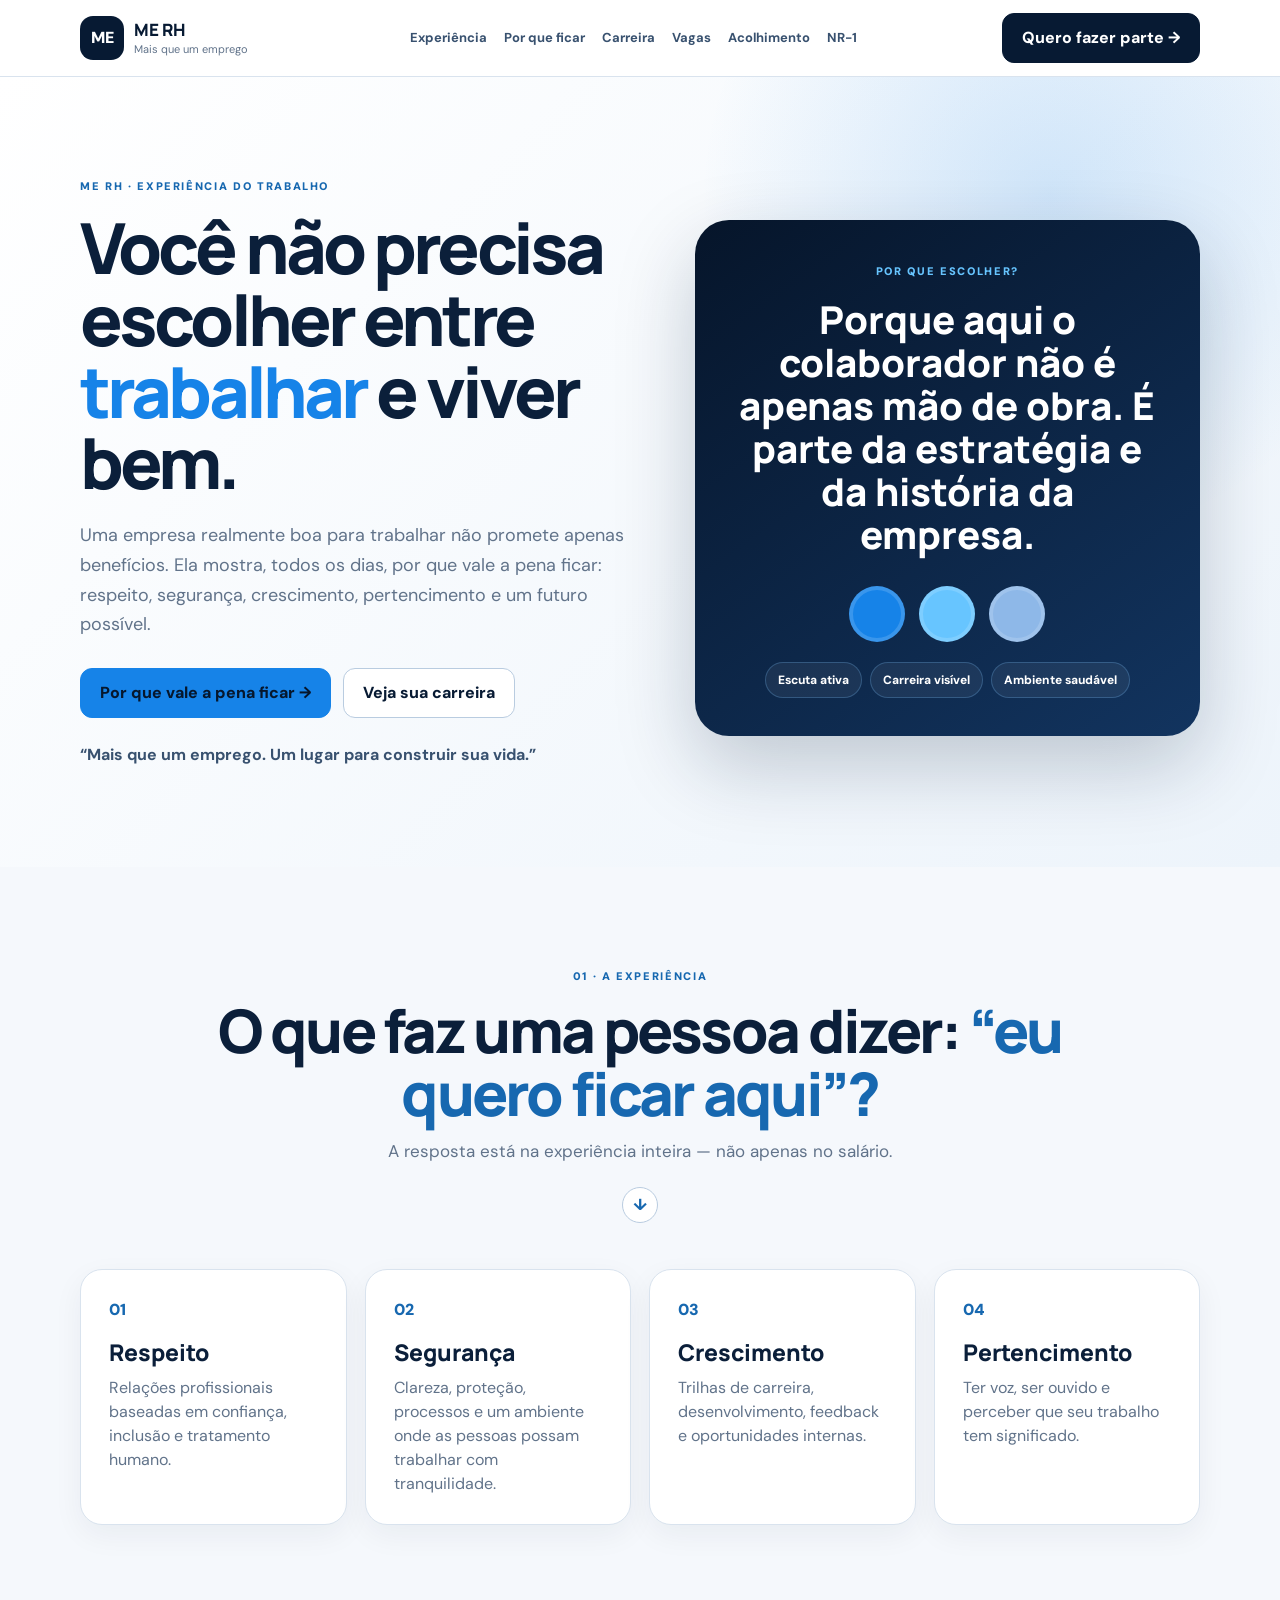
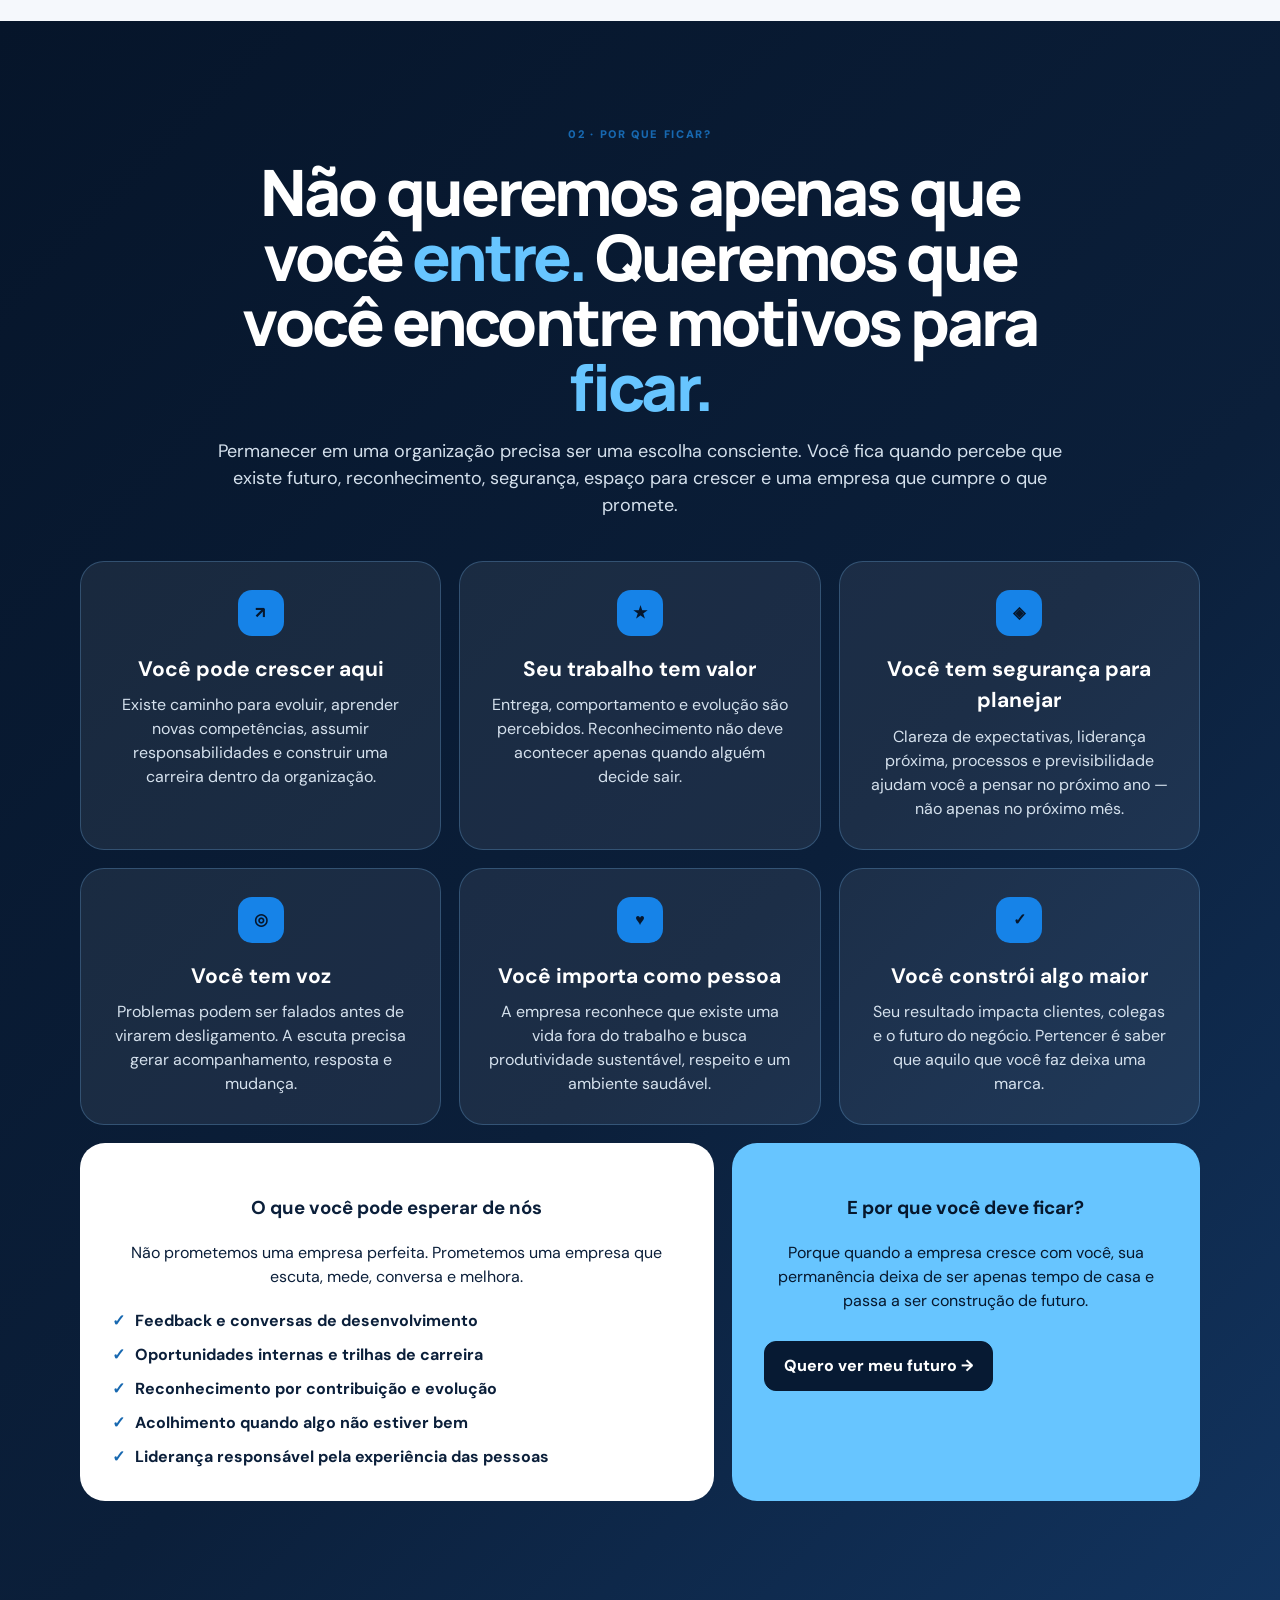
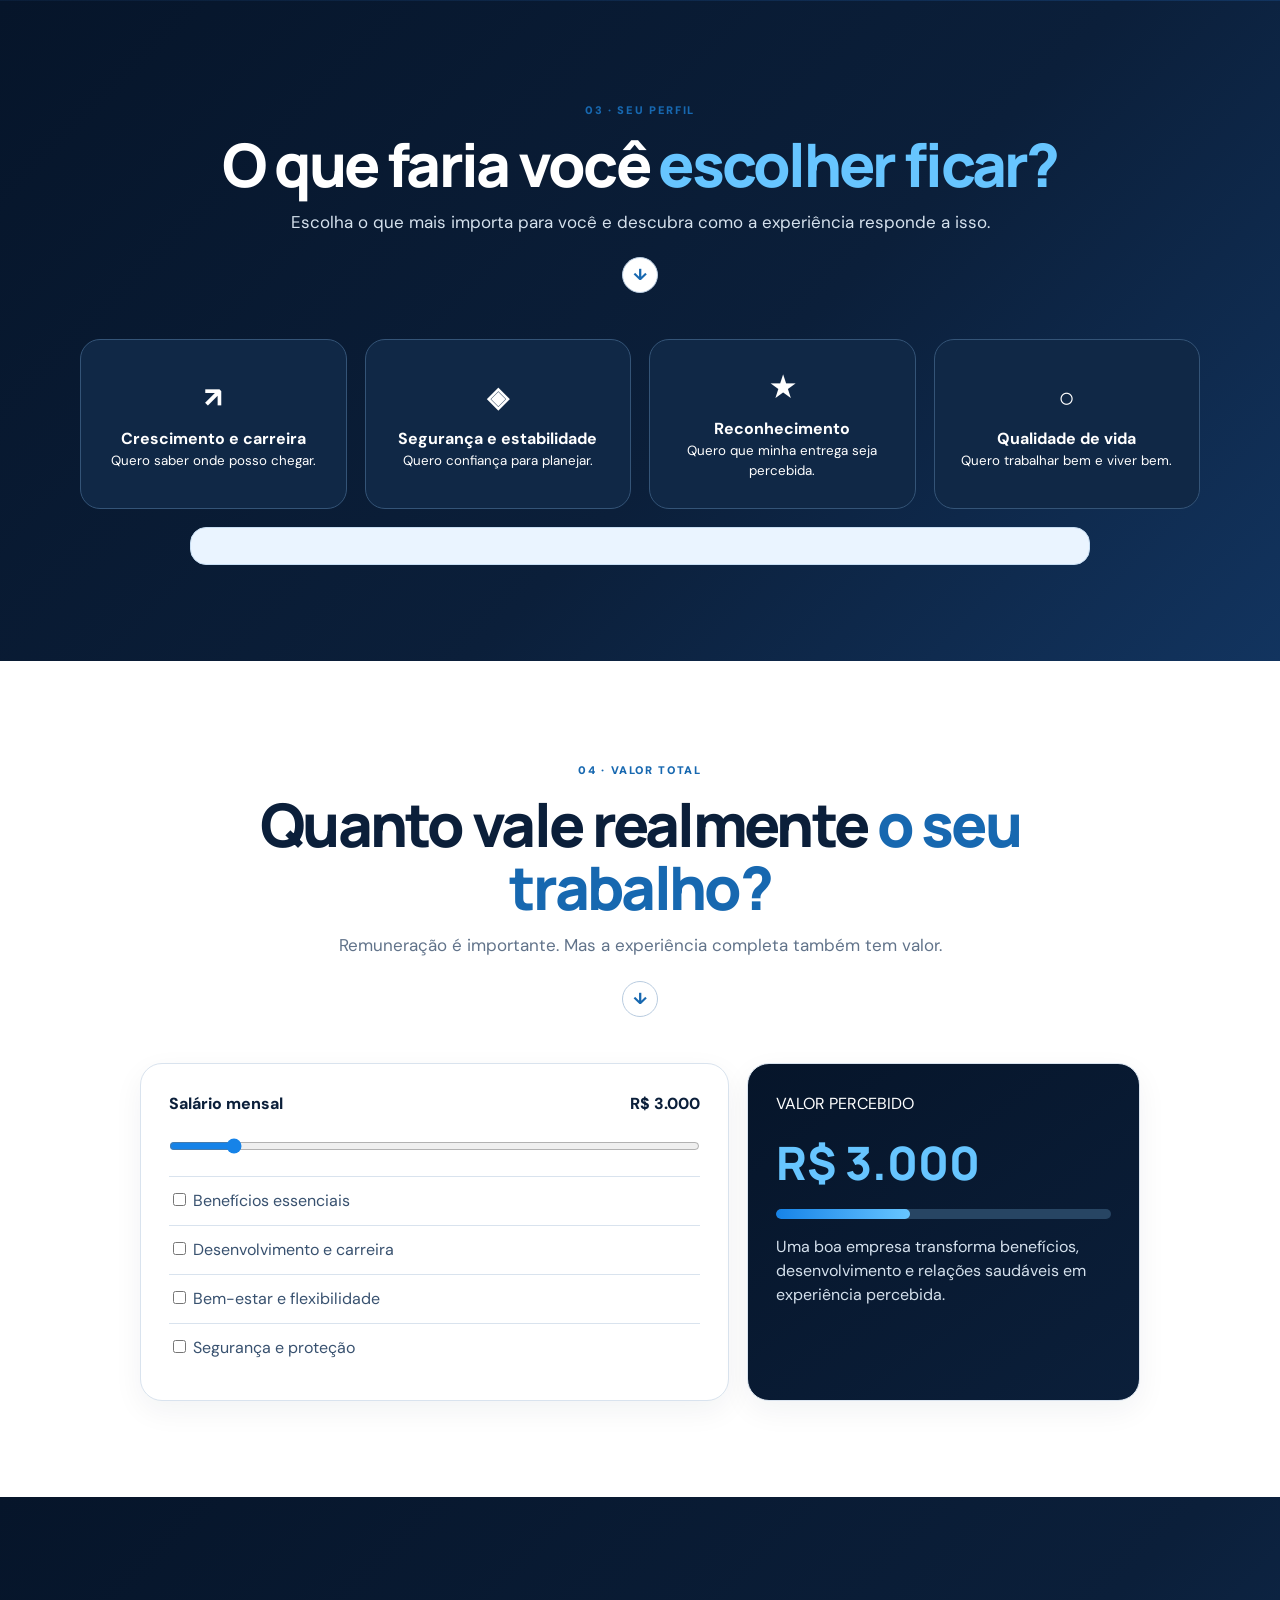
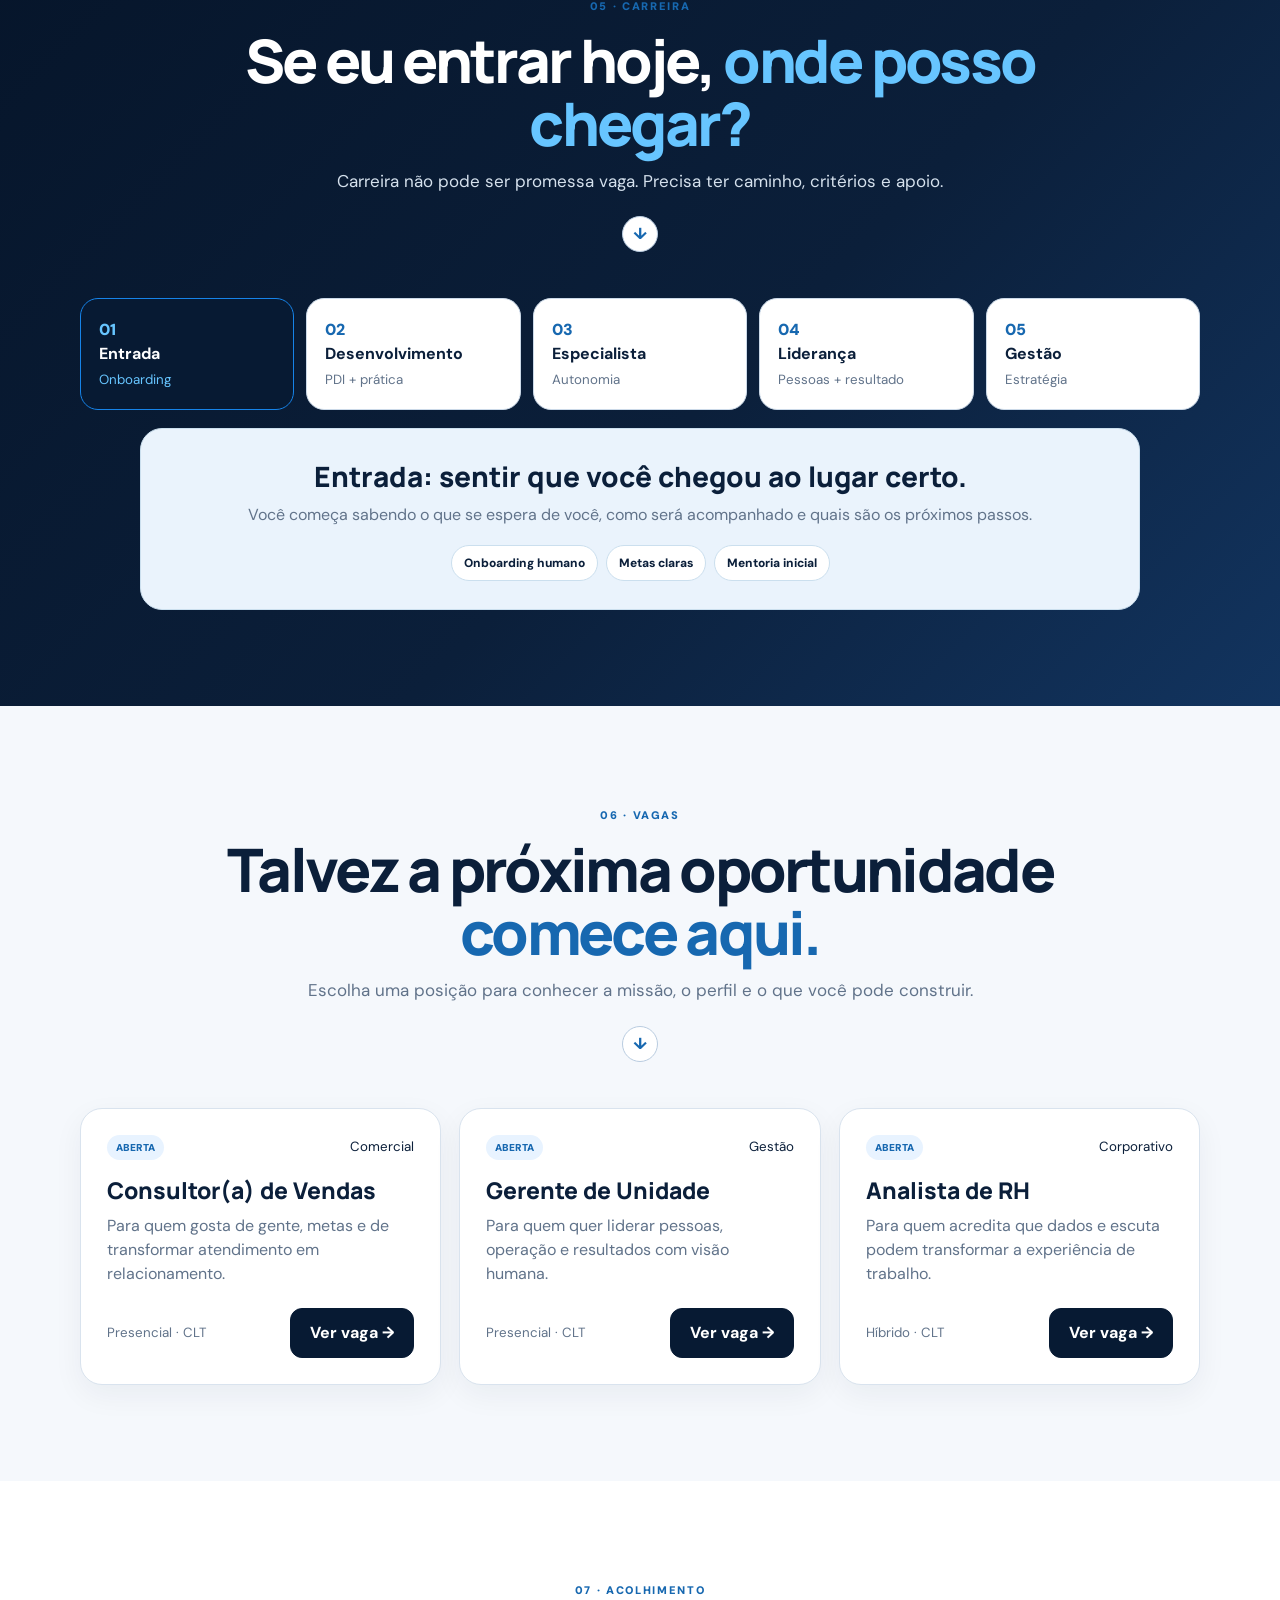
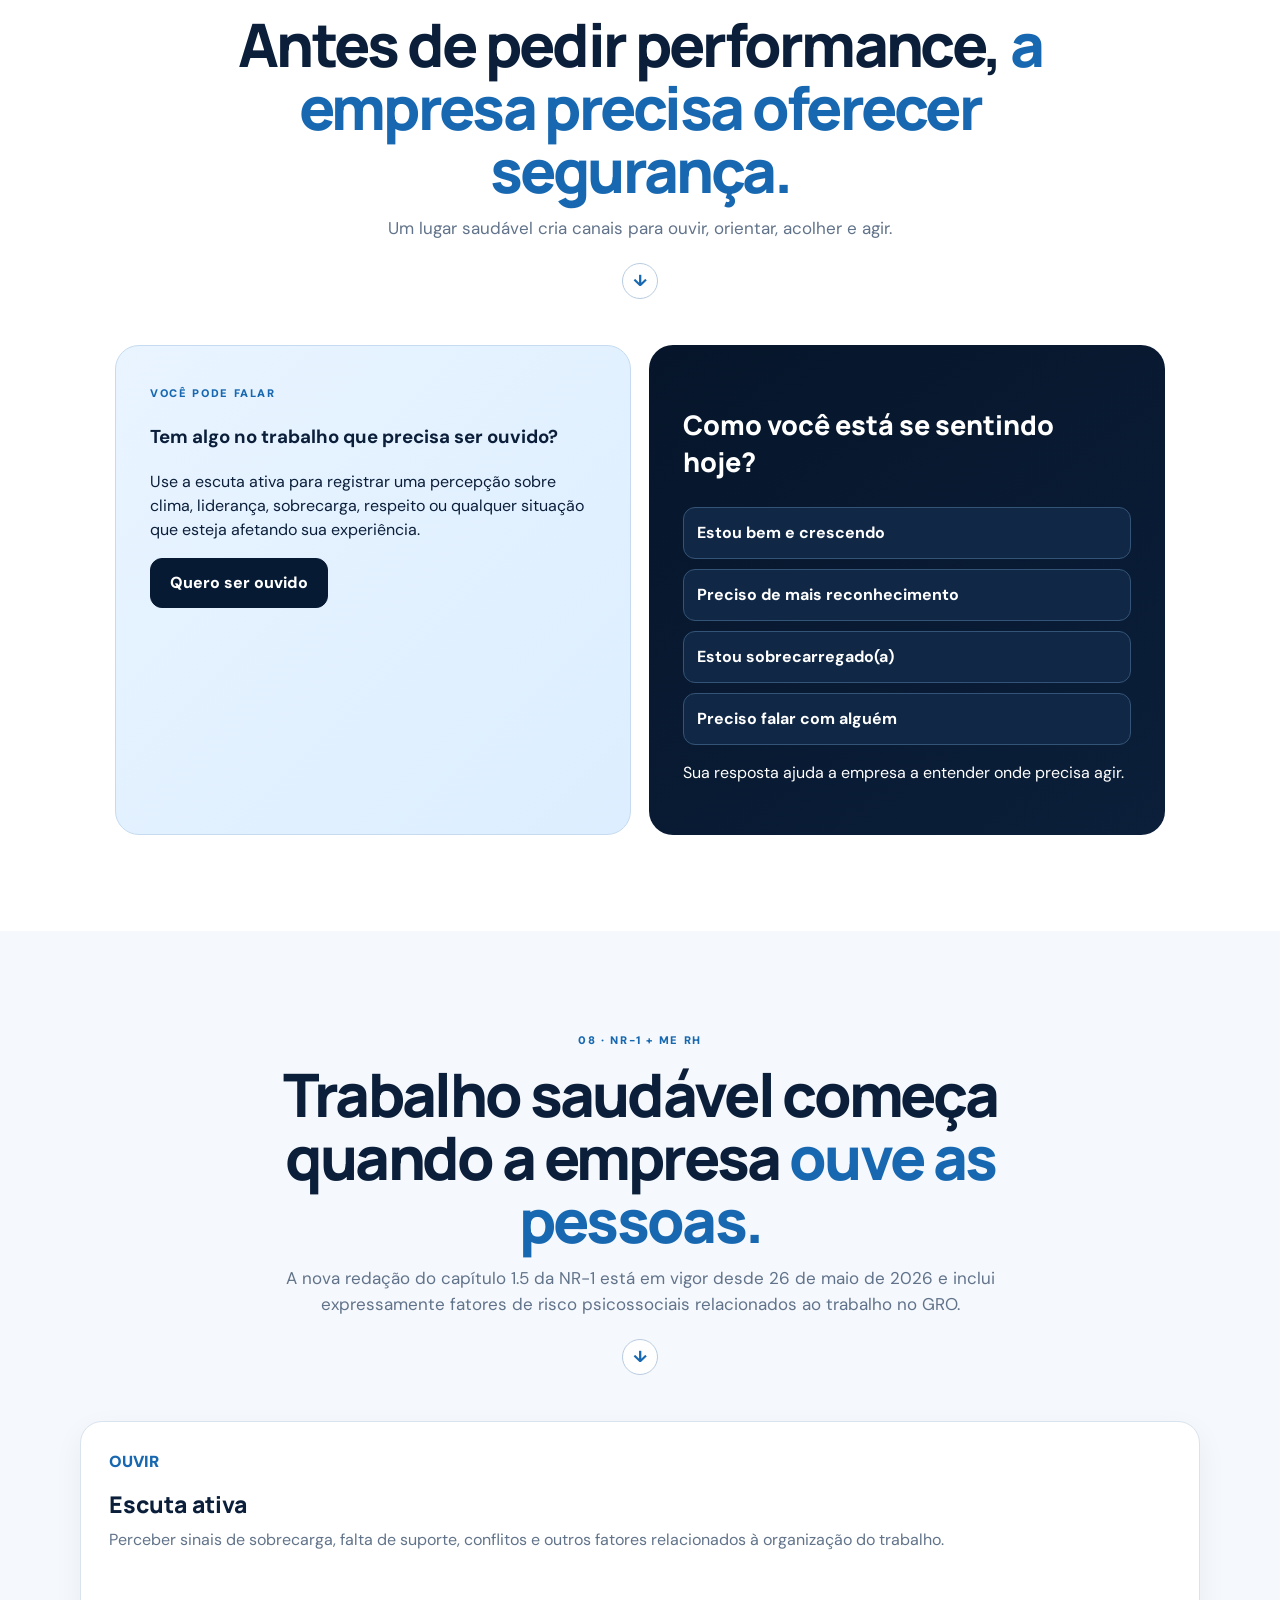
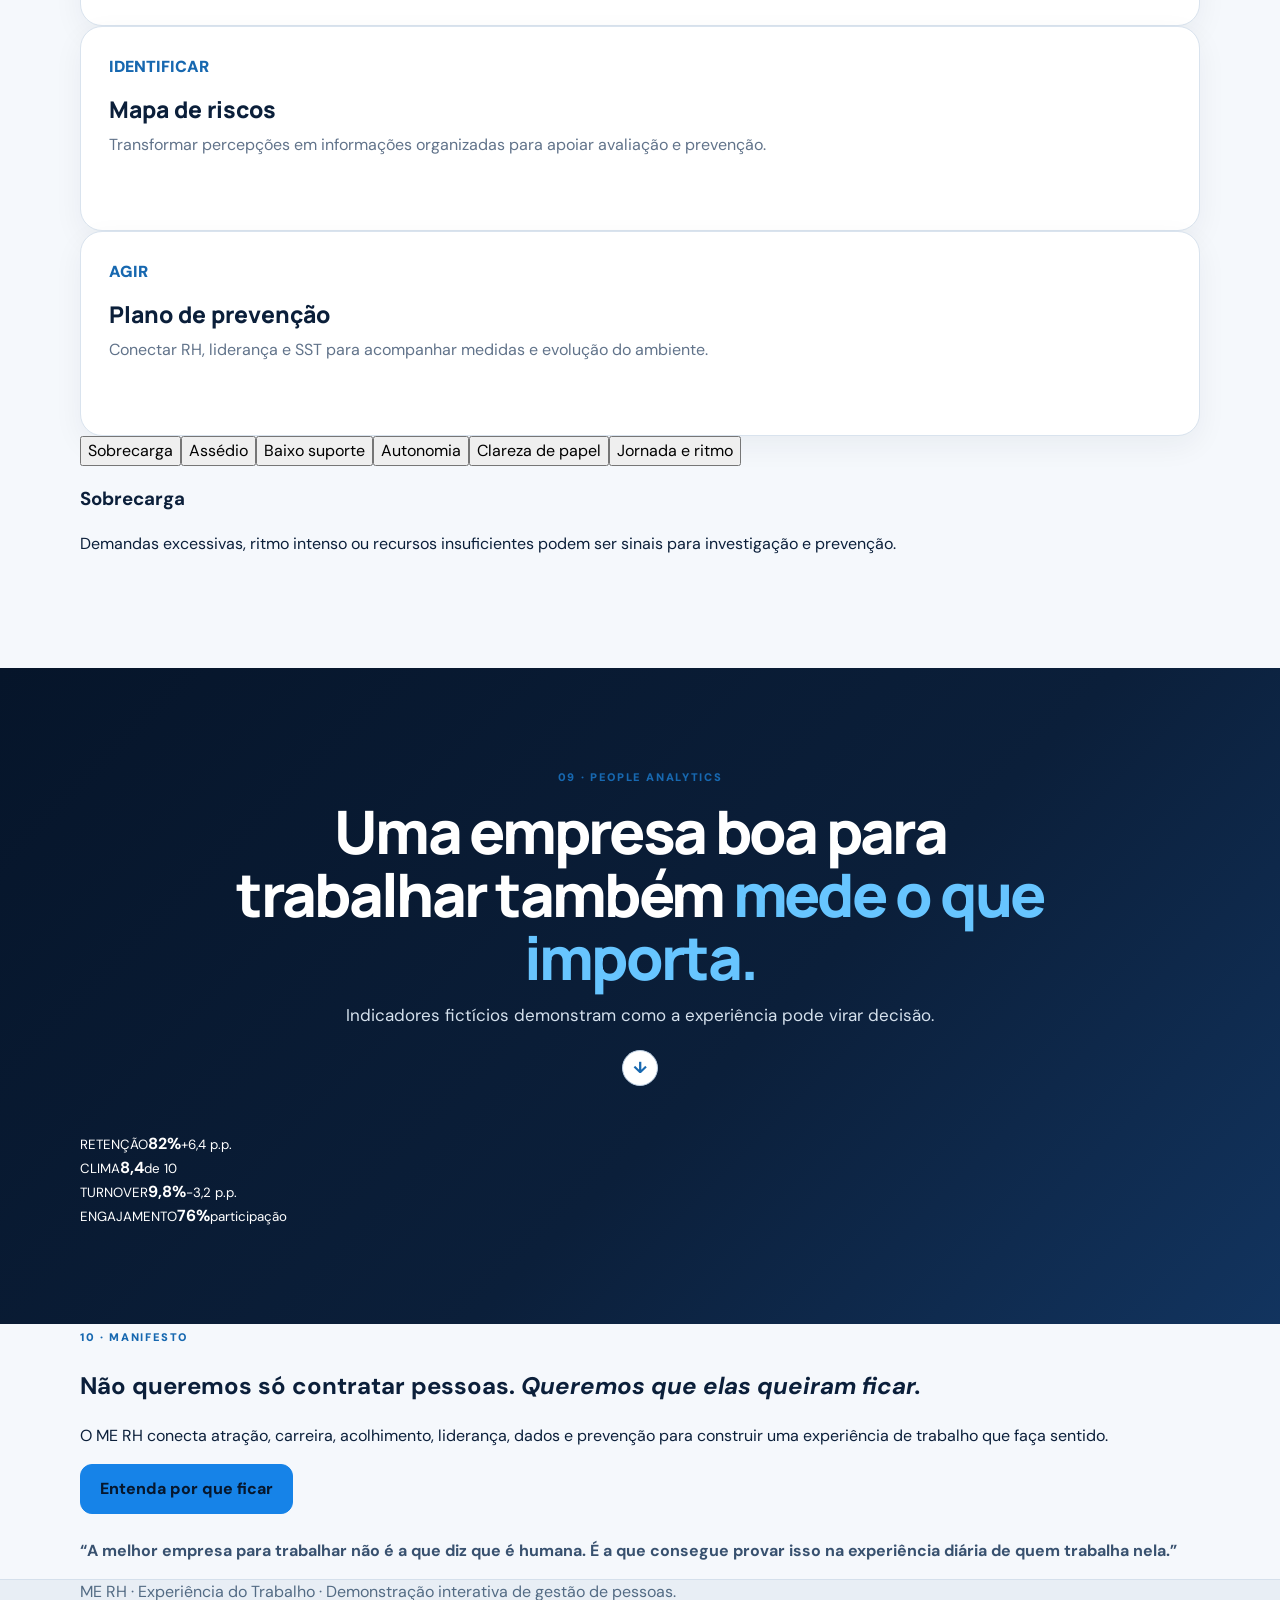
<file: index.html>
<!DOCTYPE html>
<html lang="pt-BR">
<head>
<meta charset="UTF-8">
<meta name="viewport" content="width=device-width,initial-scale=1.0">
<meta name="description" content="ME RH — uma experiência de carreira, acolhimento, desenvolvimento e permanência.">
<title>ME RH | Mais que um emprego</title>
<link rel="preconnect" href="https://fonts.googleapis.com">
<link rel="preconnect" href="https://fonts.gstatic.com" crossorigin>
<link href="https://fonts.googleapis.com/css2?family=DM+Sans:wght@400;500;600;700;800&family=Manrope:wght@600;700;800&display=swap" rel="stylesheet">
<link rel="stylesheet" href="styles.css">
</head>
<body>
<header class="topbar">
  <div class="container nav">
    <a class="brand" href="#inicio"><span class="logo">ME</span><span><b>ME RH</b><small>Mais que um emprego</small></span></a>
    <nav>
      <a href="#experiencia">Experiência</a>
      <a href="#por-que-ficar">Por que ficar</a>
      <a href="#carreira">Carreira</a>
      <a href="#vagas">Vagas</a>
      <a href="#acolhimento">Acolhimento</a>
      <a href="#nr1">NR-1</a>
    </nav>
    <a class="btn" href="#vagas">Quero fazer parte →</a>
  </div>
</header>
<main>
<section class="hero" id="inicio">
  <div class="container hero-grid">
    <div>
      <span class="kicker">ME RH · EXPERIÊNCIA DO TRABALHO</span>
      <h1>Você não precisa escolher entre <em>trabalhar</em> e viver bem.</h1>
      <p class="lead">Uma empresa realmente boa para trabalhar não promete apenas benefícios. Ela mostra, todos os dias, por que vale a pena ficar: respeito, segurança, crescimento, pertencimento e um futuro possível.</p>
      <div class="actions"><a class="btn light" href="#por-que-ficar">Por que vale a pena ficar →</a><a class="btn outline" href="#carreira">Veja sua carreira</a></div>
      <p class="quote">“Mais que um emprego. Um lugar para construir sua vida.”</p>
    </div>
    <div class="hero-card"><div class="hero-card-content"><div><span class="kicker">POR QUE ESCOLHER?</span><h3>Porque aqui o colaborador não é apenas mão de obra. É parte da estratégia e da história da empresa.</h3></div><div class="hero-personas"><span class="person"></span><span class="person"></span><span class="person"></span></div><div class="hero-card-note"><span>Escuta ativa</span><span>Carreira visível</span><span>Ambiente saudável</span></div></div></div>
  </div>
</section>

<section class="section" id="experiencia">
  <div class="container">
    <div class="section-head"><span class="kicker">01 · A EXPERIÊNCIA</span><h2>O que faz uma pessoa dizer: <span>“eu quero ficar aqui”?</span></h2><p>A resposta está na experiência inteira — não apenas no salário.</p></div>
    <div class="cards">
      <article class="card"><span class="num">01</span><h3>Respeito</h3><p>Relações profissionais baseadas em confiança, inclusão e tratamento humano.</p></article>
      <article class="card"><span class="num">02</span><h3>Segurança</h3><p>Clareza, proteção, processos e um ambiente onde as pessoas possam trabalhar com tranquilidade.</p></article>
      <article class="card"><span class="num">03</span><h3>Crescimento</h3><p>Trilhas de carreira, desenvolvimento, feedback e oportunidades internas.</p></article>
      <article class="card"><span class="num">04</span><h3>Pertencimento</h3><p>Ter voz, ser ouvido e perceber que seu trabalho tem significado.</p></article>
    </div>
  </div>
</section>

<section class="retention-section" id="por-que-ficar">
  <div class="container retention-wrap">
    <div class="retention-head">
      <span class="eyebrow">02 · POR QUE FICAR?</span>
      <h2>Não queremos apenas que você <span>entre.</span> Queremos que você encontre motivos para <span>ficar.</span></h2>
      <p>Permanecer em uma organização precisa ser uma escolha consciente. Você fica quando percebe que existe futuro, reconhecimento, segurança, espaço para crescer e uma empresa que cumpre o que promete.</p>
    </div>
    <div class="retention-grid">
      <article class="retention-card"><div class="icon">↗</div><h3>Você pode crescer aqui</h3><p>Existe caminho para evoluir, aprender novas competências, assumir responsabilidades e construir uma carreira dentro da organização.</p></article>
      <article class="retention-card"><div class="icon">★</div><h3>Seu trabalho tem valor</h3><p>Entrega, comportamento e evolução são percebidos. Reconhecimento não deve acontecer apenas quando alguém decide sair.</p></article>
      <article class="retention-card"><div class="icon">◈</div><h3>Você tem segurança para planejar</h3><p>Clareza de expectativas, liderança próxima, processos e previsibilidade ajudam você a pensar no próximo ano — não apenas no próximo mês.</p></article>
      <article class="retention-card"><div class="icon">◎</div><h3>Você tem voz</h3><p>Problemas podem ser falados antes de virarem desligamento. A escuta precisa gerar acompanhamento, resposta e mudança.</p></article>
      <article class="retention-card"><div class="icon">♥</div><h3>Você importa como pessoa</h3><p>A empresa reconhece que existe uma vida fora do trabalho e busca produtividade sustentável, respeito e um ambiente saudável.</p></article>
      <article class="retention-card"><div class="icon">✓</div><h3>Você constrói algo maior</h3><p>Seu resultado impacta clientes, colegas e o futuro do negócio. Pertencer é saber que aquilo que você faz deixa uma marca.</p></article>
    </div>
    <div class="retention-bottom">
      <div class="retention-promise"><h3>O que você pode esperar de nós</h3><p>Não prometemos uma empresa perfeita. Prometemos uma empresa que escuta, mede, conversa e melhora.</p><div class="retention-list"><div><span>✓</span><b>Feedback e conversas de desenvolvimento</b></div><div><span>✓</span><b>Oportunidades internas e trilhas de carreira</b></div><div><span>✓</span><b>Reconhecimento por contribuição e evolução</b></div><div><span>✓</span><b>Acolhimento quando algo não estiver bem</b></div><div><span>✓</span><b>Liderança responsável pela experiência das pessoas</b></div></div></div>
      <div class="retention-commitment"><h3>E por que você deve ficar?</h3><p>Porque quando a empresa cresce com você, sua permanência deixa de ser apenas tempo de casa e passa a ser construção de futuro.</p><div class="actions"><a class="btn" href="#carreira">Quero ver meu futuro →</a></div></div>
    </div>
  </div>
</section>

<section class="section profile" id="perfil">
  <div class="container"><div class="section-head"><span class="kicker">03 · SEU PERFIL</span><h2>O que faria você <span>escolher ficar?</span></h2><p>Escolha o que mais importa para você e descubra como a experiência responde a isso.</p></div>
  <div class="profile-grid">
    <button class="profile-option" data-profile="crescimento"><span>↗</span><b>Crescimento e carreira</b><small>Quero saber onde posso chegar.</small></button>
    <button class="profile-option" data-profile="seguranca"><span>◈</span><b>Segurança e estabilidade</b><small>Quero confiança para planejar.</small></button>
    <button class="profile-option" data-profile="reconhecimento"><span>★</span><b>Reconhecimento</b><small>Quero que minha entrega seja percebida.</small></button>
    <button class="profile-option" data-profile="qualidade"><span>○</span><b>Qualidade de vida</b><small>Quero trabalhar bem e viver bem.</small></button>
  </div><div class="profile-result" id="profileResult"></div></div>
</section>

<section class="section alt" id="valor"><div class="container"><div class="section-head"><span class="kicker">04 · VALOR TOTAL</span><h2>Quanto vale realmente <span>o seu trabalho?</span></h2><p>Remuneração é importante. Mas a experiência completa também tem valor.</p></div><div class="sim"><div class="panel"><label>Salário mensal <output id="salaryOut">R$ 3.000</output></label><input id="salary" type="range" min="1500" max="15000" step="100" value="3000"><div class="benefit"><input type="checkbox" class="benefitCheck" value="500"> Benefícios essenciais</div><div class="benefit"><input type="checkbox" class="benefitCheck" value="350"> Desenvolvimento e carreira</div><div class="benefit"><input type="checkbox" class="benefitCheck" value="300"> Bem-estar e flexibilidade</div><div class="benefit"><input type="checkbox" class="benefitCheck" value="450"> Segurança e proteção</div></div><div class="panel value-panel"><span>VALOR PERCEBIDO</span><strong id="totalValue">R$ 3.000</strong><div class="bar"><i id="valueBar" style="width:40%"></i></div><p>Uma boa empresa transforma benefícios, desenvolvimento e relações saudáveis em experiência percebida.</p></div></div></div></section>

<section class="section dark" id="carreira"><div class="container"><div class="section-head"><span class="kicker">05 · CARREIRA</span><h2>Se eu entrar hoje, <span>onde posso chegar?</span></h2><p>Carreira não pode ser promessa vaga. Precisa ter caminho, critérios e apoio.</p></div><div class="career-track"><button class="career-step active" data-step="0"><span>01</span><b>Entrada</b><small>Onboarding</small></button><button class="career-step" data-step="1"><span>02</span><b>Desenvolvimento</b><small>PDI + prática</small></button><button class="career-step" data-step="2"><span>03</span><b>Especialista</b><small>Autonomia</small></button><button class="career-step" data-step="3"><span>04</span><b>Liderança</b><small>Pessoas + resultado</small></button><button class="career-step" data-step="4"><span>05</span><b>Gestão</b><small>Estratégia</small></button></div><div class="career-detail" id="careerDetail"><h3>Entrada: sentir que você chegou ao lugar certo.</h3><p>Você começa sabendo o que se espera de você, como será acompanhado e quais são os próximos passos.</p><div class="tags"><span class="tag">Onboarding humano</span><span class="tag">Metas claras</span><span class="tag">Mentoria inicial</span></div></div></div></section>

<section class="section" id="vagas"><div class="container"><div class="section-head"><span class="kicker">06 · VAGAS</span><h2>Talvez a próxima oportunidade <span>comece aqui.</span></h2><p>Escolha uma posição para conhecer a missão, o perfil e o que você pode construir.</p></div><div class="jobs-grid"><article class="job"><div class="job-top"><span class="badge">ABERTA</span><small>Comercial</small></div><h3>Consultor(a) de Vendas</h3><p>Para quem gosta de gente, metas e de transformar atendimento em relacionamento.</p><div class="job-footer"><small>Presencial · CLT</small><a class="btn" href="#candidatura" data-job="Consultor(a) de Vendas">Ver vaga →</a></div></article><article class="job"><div class="job-top"><span class="badge">ABERTA</span><small>Gestão</small></div><h3>Gerente de Unidade</h3><p>Para quem quer liderar pessoas, operação e resultados com visão humana.</p><div class="job-footer"><small>Presencial · CLT</small><a class="btn" href="#candidatura" data-job="Gerente de Unidade">Ver vaga →</a></div></article><article class="job"><div class="job-top"><span class="badge">ABERTA</span><small>Corporativo</small></div><h3>Analista de RH</h3><p>Para quem acredita que dados e escuta podem transformar a experiência de trabalho.</p><div class="job-footer"><small>Híbrido · CLT</small><a class="btn" href="#candidatura" data-job="Analista de RH">Ver vaga →</a></div></article></div><div id="candidatura" class="panel" style="margin-top:18px;display:none"><h3 id="jobTitle">Candidate-se</h3><p>Escolha esta oportunidade e conte um pouco sobre você.</p><a class="btn light" href="mailto:talentos@me-rh.com?subject=Candidatura%20ME%20RH">Quero me candidatar →</a></div></div></section>

<section class="section alt" id="acolhimento"><div class="container"><div class="section-head"><span class="kicker">07 · ACOLHIMENTO</span><h2>Antes de pedir performance, <span>a empresa precisa oferecer segurança.</span></h2><p>Um lugar saudável cria canais para ouvir, orientar, acolher e agir.</p></div><div class="support"><div class="welcome"><span class="kicker">VOCÊ PODE FALAR</span><h3>Tem algo no trabalho que precisa ser ouvido?</h3><p>Use a escuta ativa para registrar uma percepção sobre clima, liderança, sobrecarga, respeito ou qualquer situação que esteja afetando sua experiência.</p><button class="btn" id="openListen">Quero ser ouvido</button></div><div class="listen"><h3>Como você está se sentindo hoje?</h3><div class="listen-options"><button data-feel="Estou bem e crescendo">Estou bem e crescendo</button><button data-feel="Preciso de mais reconhecimento">Preciso de mais reconhecimento</button><button data-feel="Estou sobrecarregado(a)">Estou sobrecarregado(a)</button><button data-feel="Preciso falar com alguém">Preciso falar com alguém</button></div><p id="listenResult">Sua resposta ajuda a empresa a entender onde precisa agir.</p></div></div></div></section>

<section class="section" id="nr1"><div class="container"><div class="section-head"><span class="kicker">08 · NR-1 + ME RH</span><h2>Trabalho saudável começa quando a empresa <span>ouve as pessoas.</span></h2><p>A nova redação do capítulo 1.5 da NR-1 está em vigor desde 26 de maio de 2026 e inclui expressamente fatores de risco psicossociais relacionados ao trabalho no GRO.</p></div><div class="nr-grid"><article class="card"><span class="num">OUVIR</span><h3>Escuta ativa</h3><p>Perceber sinais de sobrecarga, falta de suporte, conflitos e outros fatores relacionados à organização do trabalho.</p></article><article class="card"><span class="num">IDENTIFICAR</span><h3>Mapa de riscos</h3><p>Transformar percepções em informações organizadas para apoiar avaliação e prevenção.</p></article><article class="card"><span class="num">AGIR</span><h3>Plano de prevenção</h3><p>Conectar RH, liderança e SST para acompanhar medidas e evolução do ambiente.</p></article></div><div class="risk-map"><button class="risk active" data-risk="sobrecarga">Sobrecarga</button><button class="risk" data-risk="assedio">Assédio</button><button class="risk" data-risk="suporte">Baixo suporte</button><button class="risk" data-risk="autonomia">Autonomia</button><button class="risk" data-risk="clareza">Clareza de papel</button><button class="risk" data-risk="jornada">Jornada e ritmo</button></div><div class="risk-detail"><h3 id="riskTitle">Sobrecarga</h3><p id="riskText">Demandas excessivas, ritmo intenso ou recursos insuficientes podem ser sinais para investigação e prevenção.</p><div class="risk-score"><i id="riskBar"></i></div></div></div></section>

<section class="section dark"><div class="container"><div class="section-head"><span class="kicker">09 · PEOPLE ANALYTICS</span><h2>Uma empresa boa para trabalhar também <span>mede o que importa.</span></h2><p>Indicadores fictícios demonstram como a experiência pode virar decisão.</p></div><div class="analytics"><div class="kpi"><small>RETENÇÃO</small><strong>82%</strong><small>+6,4 p.p.</small></div><div class="kpi"><small>CLIMA</small><strong>8,4</strong><small>de 10</small></div><div class="kpi"><small>TURNOVER</small><strong>9,8%</strong><small>-3,2 p.p.</small></div><div class="kpi"><small>ENGAJAMENTO</small><strong>76%</strong><small>participação</small></div></div></div></section>

<section class="manifesto"><div class="container manifesto-grid"><div><span class="kicker">10 · MANIFESTO</span><h2>Não queremos só contratar pessoas. <em>Queremos que elas queiram ficar.</em></h2><p>O ME RH conecta atração, carreira, acolhimento, liderança, dados e prevenção para construir uma experiência de trabalho que faça sentido.</p><a class="btn light" href="#por-que-ficar">Entenda por que ficar</a></div><div><p class="quote">“A melhor empresa para trabalhar não é a que diz que é humana. É a que consegue provar isso na experiência diária de quem trabalha nela.”</p></div></div></section>
</main>
<footer class="footer"><div class="container">ME RH · Experiência do Trabalho · Demonstração interativa de gestão de pessoas.</div></footer>
<script>
const profile={crescimento:['Seu perfil valoriza futuro','Aqui carreira deixa de ser promessa e vira trilha: PDI, mentoria, desenvolvimento e oportunidades internas.'],seguranca:['Seu perfil valoriza confiança','Aqui segurança significa clareza, proteção, processos transparentes e relações previsíveis.'],reconhecimento:['Seu perfil valoriza impacto','Aqui entrega precisa ser percebida: feedback, reconhecimento e espaço para mostrar resultados.'],qualidade:['Seu perfil valoriza equilíbrio','Aqui produtividade sustentável começa com respeito, saúde, flexibilidade e vida além do trabalho.']};
document.querySelectorAll('.profile-option').forEach(b=>b.onclick=()=>{document.querySelectorAll('.profile-option').forEach(x=>x.classList.remove('active'));b.classList.add('active');const d=profile[b.dataset.profile];const r=document.getElementById('profileResult');r.innerHTML='<h3>'+d[0]+'</h3><p>'+d[1]+'</p>';r.classList.add('show')});
const career=[['Entrada: sentir que você chegou ao lugar certo.','Você começa sabendo o que se espera de você, como será acompanhado e quais são os próximos passos.',['Onboarding humano','Metas claras','Mentoria inicial']],['Desenvolvimento: transformar potencial em competência.','O crescimento ganha plano, acompanhamento e prática.',['PDI individual','Trilhas de aprendizagem','Feedback contínuo']],['Especialista: autonomia para gerar impacto.','Você amplia domínio técnico e passa a ser referência.',['Projetos estratégicos','Certificações','Reconhecimento técnico']],['Liderança: desenvolver pessoas e resultados.','Liderar significa criar ambiente, direção e evolução.',['Formação de líderes','1:1 estruturado','Indicadores de pessoas']],['Gestão: conectar pessoas e estratégia.','A carreira chega à visão sistêmica e às decisões de negócio.',['People Analytics','Planejamento','Visão estratégica']]];
document.querySelectorAll('.career-step').forEach(b=>b.onclick=()=>{document.querySelectorAll('.career-step').forEach(x=>x.classList.remove('active'));b.classList.add('active');const d=career[+b.dataset.step];document.getElementById('careerDetail').innerHTML='<h3>'+d[0]+'</h3><p>'+d[1]+'</p><div class="tags">'+d[2].map(x=>'<span class="tag">'+x+'</span>').join('')+'</div>'});
function money(v){return v.toLocaleString('pt-BR',{style:'currency',currency:'BRL',maximumFractionDigits:0)}
function calc(){let s=+document.getElementById('salary').value;let b=[...document.querySelectorAll('.benefitCheck:checked')].reduce((a,x)=>a+ +x.value,0);let total=s+b;document.getElementById('salaryOut').textContent=money(s);document.getElementById('totalValue').textContent=money(total);document.getElementById('valueBar').style.width=Math.min(100,total/15000*100)+'%'}
document.getElementById('salary').oninput=calc;document.querySelectorAll('.benefitCheck').forEach(x=>x.onchange=calc);calc();
const risks={sobrecarga:['Sobrecarga','Demandas excessivas, ritmo intenso ou recursos insuficientes podem ser sinais para investigação e prevenção.',82],assedio:['Assédio','Condutas abusivas e situações de violência precisam de prevenção, canais seguros e resposta adequada.',72],suporte:['Baixo suporte','Falta de apoio, recursos ou suporte da liderança pode aumentar vulnerabilidade e desgaste.',64],autonomia:['Autonomia','Baixa autonomia sobre decisões e organização do trabalho pode ser um fator relevante.',56],clareza:['Clareza de papel','Papéis, responsabilidades e expectativas pouco claros podem gerar conflito e insegurança.',61],jornada:['Jornada e ritmo','Jornadas e ritmos inadequados devem ser analisados no contexto da organização do trabalho.',69]};
document.querySelectorAll('.risk').forEach(b=>b.onclick=()=>{document.querySelectorAll('.risk').forEach(x=>x.classList.remove('active'));b.classList.add('active');let d=risks[b.dataset.risk];document.getElementById('riskTitle').textContent=d[0];document.getElementById('riskText').textContent=d[1];document.getElementById('riskBar').style.width=d[2]+'%'});
document.querySelectorAll('[data-job]').forEach(b=>b.onclick=()=>{document.getElementById('candidatura').style.display='block';document.getElementById('jobTitle').textContent='Candidatura · '+b.dataset.job;document.getElementById('candidatura').scrollIntoView({behavior:'smooth',block:'center'})});
document.querySelectorAll('[data-feel]').forEach(b=>b.onclick=()=>{document.getElementById('listenResult').textContent='Obrigado por compartilhar: “'+b.dataset.feel+'”. A escuta deve gerar acompanhamento e ação.'});
</script>
</body>
</html>
</file>
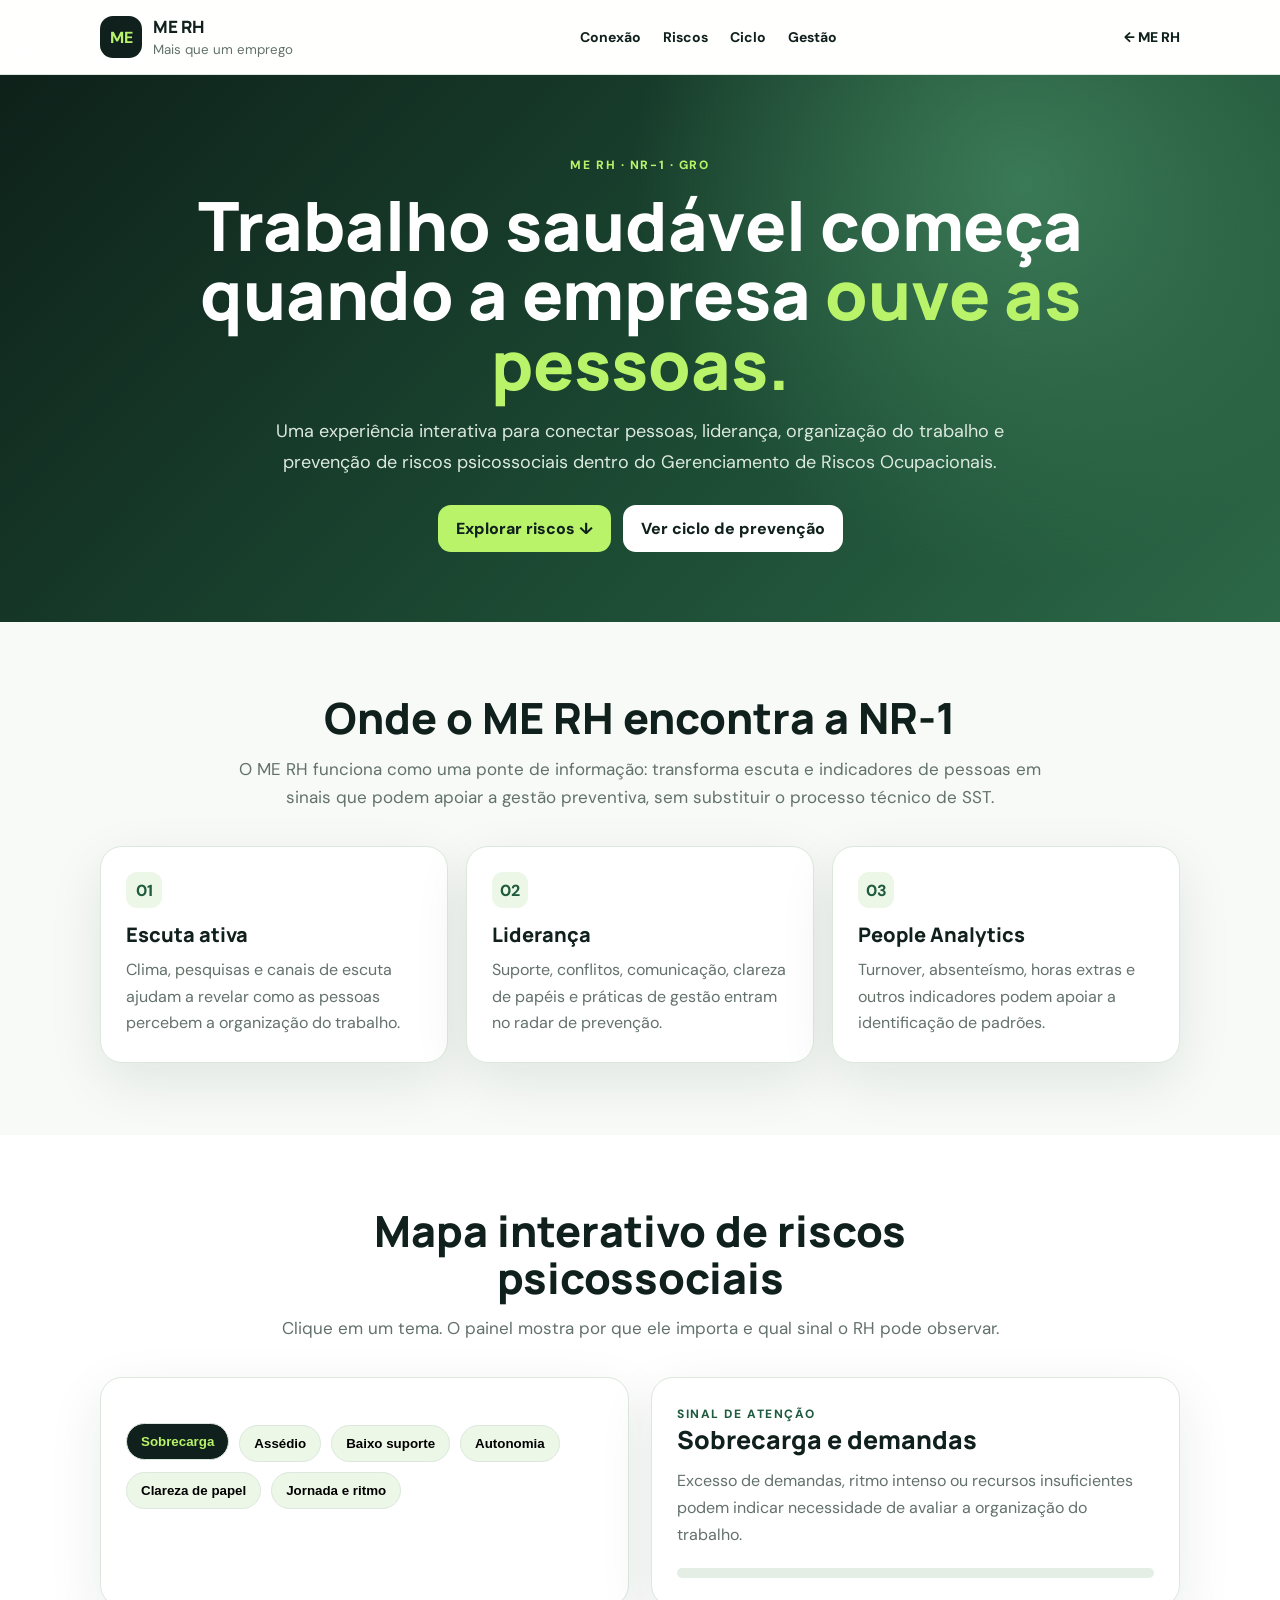
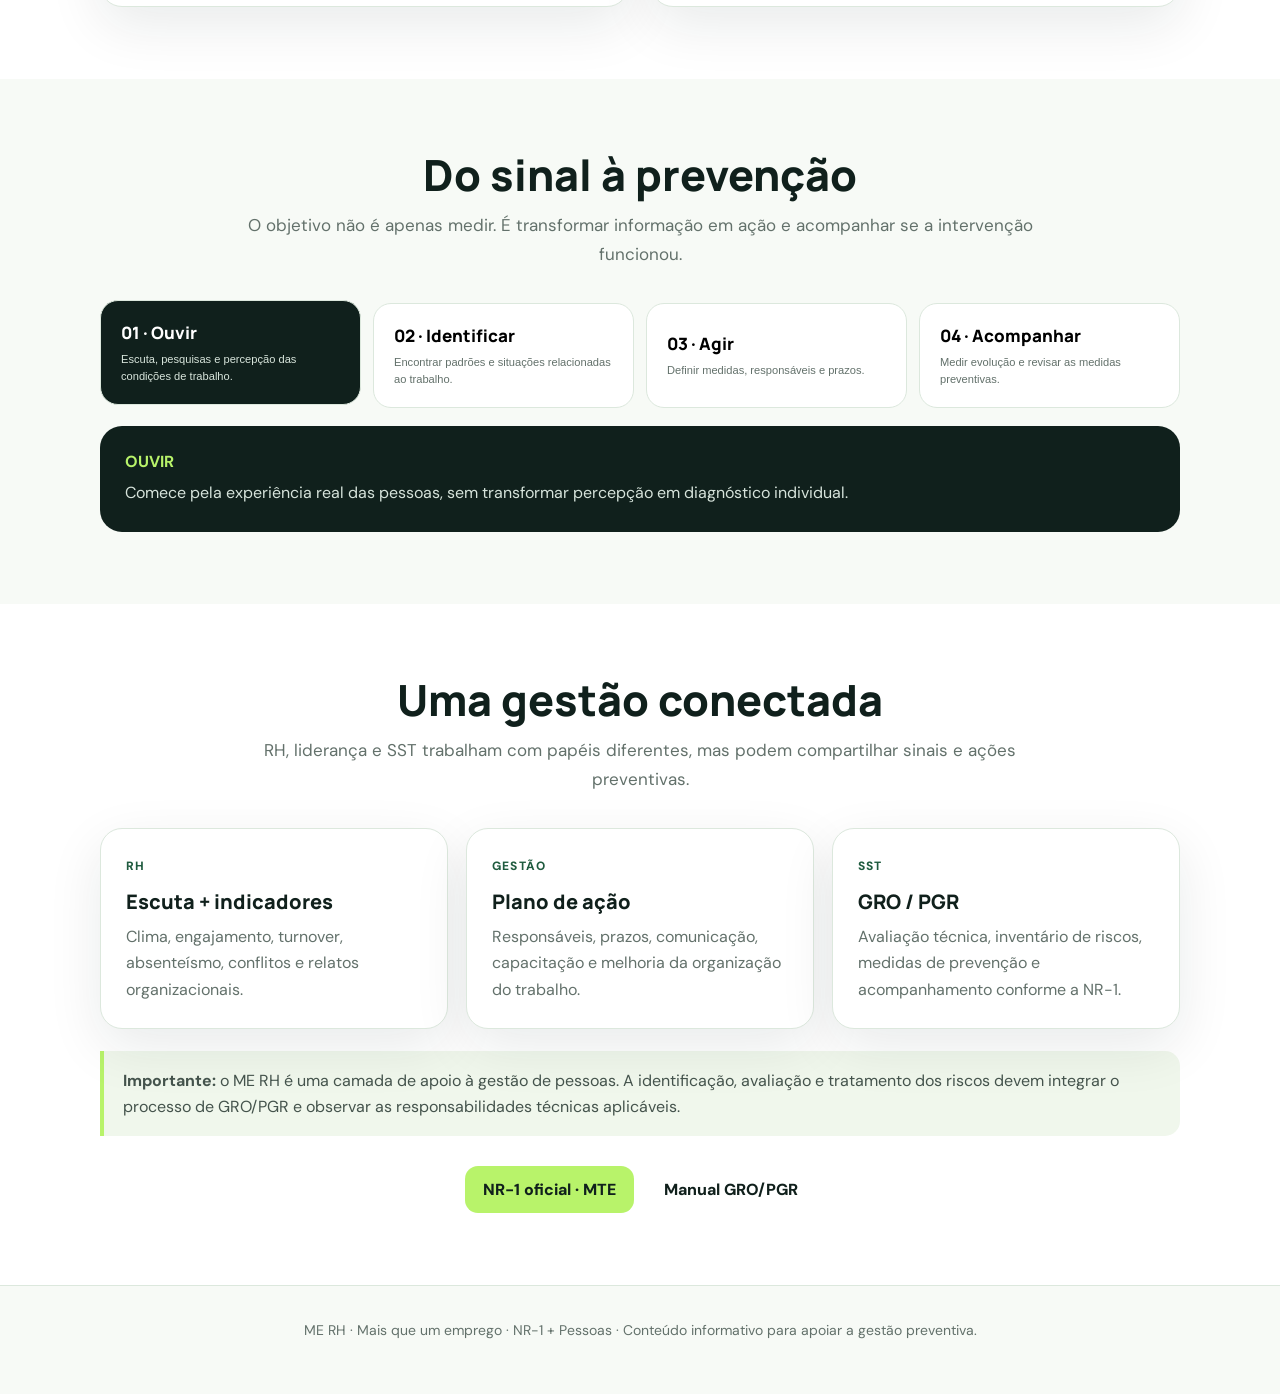
<file: nr1.html>
<!DOCTYPE html>
<html lang="pt-BR">
<head>
<meta charset="UTF-8"><meta name="viewport" content="width=device-width,initial-scale=1.0">
<meta name="description" content="ME RH — NR-1, GRO e riscos psicossociais relacionados ao trabalho.">
<title>ME RH | NR-1 + Pessoas</title>
<link rel="preconnect" href="https://fonts.googleapis.com"><link rel="preconnect" href="https://fonts.gstatic.com" crossorigin>
<link href="https://fonts.googleapis.com/css2?family=DM+Sans:wght@400;500;600;700&family=Manrope:wght@600;700;800&display=swap" rel="stylesheet">
<style>
:root{--ink:#10201c;--green:#1f5b3f;--lime:#b8f36a;--soft:#edf7e8;--bg:#f7faf6;--muted:#63716b;--line:#dce8dd;--white:#fff;--shadow:0 18px 55px rgba(16,32,28,.09)}*{box-sizing:border-box}html{scroll-behavior:smooth}body{margin:0;background:var(--bg);color:var(--ink);font-family:'DM Sans',sans-serif}a{text-decoration:none;color:inherit}.container{width:min(1080px,calc(100% - 40px));margin-inline:auto}.top{position:sticky;top:0;z-index:50;background:rgba(255,255,255,.9);border-bottom:1px solid var(--line);backdrop-filter:blur(18px)}.nav{min-height:74px;display:flex;align-items:center;justify-content:space-between;gap:24px}.brand{display:flex;align-items:center;gap:11px}.logo{width:42px;height:42px;border-radius:13px;background:var(--ink);color:var(--lime);display:grid;place-items:center;font-weight:800}.brand b{display:block;font:800 17px Manrope}.brand small{color:var(--muted)}.navlinks{display:flex;gap:22px;font-size:14px;font-weight:700}.navlinks a:hover{color:var(--green)}.back{font-size:14px;font-weight:800}.hero{padding:78px 0 70px;background:radial-gradient(circle at 80% 20%,#3b7a56 0,transparent 35%),linear-gradient(135deg,#0e211a,#1d4d35 62%,#2c6848);color:white}.hero-inner{max-width:920px;margin:auto;text-align:center}.eyebrow{color:var(--lime);font-weight:800;letter-spacing:.13em;font-size:12px}.hero h1{font:800 clamp(40px,6vw,68px)/1.02 Manrope;margin:17px 0}.hero h1 span{color:var(--lime)}.hero p{max-width:780px;margin:0 auto;color:#dce9df;font-size:18px;line-height:1.7}.hero-actions{display:flex;justify-content:center;gap:12px;flex-wrap:wrap;margin-top:28px}.btn{display:inline-flex;align-items:center;justify-content:center;padding:13px 18px;border-radius:13px;background:var(--lime);color:var(--ink);font-weight:800}.btn.dark{background:#fff;color:var(--ink)}.section{padding:72px 0}.section.alt{background:#fff}.section-head{text-align:center;max-width:820px;margin:0 auto 34px}.section h2{font:800 clamp(30px,4vw,43px)/1.1 Manrope;margin:0 0 13px}.lead{color:var(--muted);font-size:17px;line-height:1.7;margin:0}.cards{display:grid;grid-template-columns:repeat(3,1fr);gap:18px}.card{background:#fff;border:1px solid var(--line);border-radius:22px;padding:25px;box-shadow:var(--shadow)}.card h3{font:800 20px Manrope;margin:13px 0 9px}.card p{margin:0;color:var(--muted);line-height:1.65}.num{display:grid;place-items:center;width:36px;height:36px;border-radius:11px;background:var(--soft);color:var(--green);font-weight:800}.interactive{display:grid;grid-template-columns:1fr 1fr;gap:22px;align-items:stretch}.risk-list{display:flex;flex-wrap:wrap;gap:10px;margin-top:22px}.risk{border:1px solid var(--line);background:var(--soft);border-radius:999px;padding:10px 14px;font-weight:700;cursor:pointer;transition:.2s}.risk:hover,.risk.active{background:var(--ink);color:var(--lime);transform:translateY(-2px)}.risk-info{min-height:230px;display:flex;flex-direction:column;justify-content:center}.risk-info h3{font:800 25px Manrope;margin:0 0 10px}.risk-info p{color:var(--muted);line-height:1.7}.score{margin-top:20px;height:10px;background:#e5eee5;border-radius:99px;overflow:hidden}.score i{display:block;height:100%;width:0;background:var(--green);border-radius:99px;transition:.4s}.flow{display:grid;grid-template-columns:repeat(4,1fr);gap:12px;margin-top:30px}.flow button{border:1px solid var(--line);background:#fff;border-radius:18px;padding:20px;text-align:left;cursor:pointer;transition:.2s}.flow button.active,.flow button:hover{background:var(--ink);color:#fff;transform:translateY(-3px)}.flow b{display:block;font:800 17px Manrope;margin-bottom:7px}.flow small{line-height:1.5;color:var(--muted)}.flow button.active small{color:#d8e5dc}.flow-detail{margin-top:18px;background:var(--ink);color:#fff;border-radius:22px;padding:25px}.flow-detail strong{color:var(--lime)}.flow-detail p{margin:8px 0 0;color:#d6e3db;line-height:1.65}.matrix{display:grid;grid-template-columns:repeat(3,1fr);gap:18px}.matrix .card{min-height:190px}.matrix .tag{font-size:12px;letter-spacing:.1em;font-weight:800;color:var(--green)}.official{display:flex;justify-content:center;gap:12px;flex-wrap:wrap;margin-top:30px}.note{margin-top:22px;border-left:4px solid var(--lime);background:#f0f7ec;padding:17px 19px;border-radius:0 15px 15px 0;color:#44534c;line-height:1.6}.footer{padding:35px 0 55px;text-align:center;color:var(--muted);font-size:14px;border-top:1px solid var(--line)}
@media(max-width:800px){.navlinks{display:none}.container{width:min(100% - 28px,1080px)}.hero{padding:58px 0}.cards,.interactive,.matrix{grid-template-columns:1fr}.flow{grid-template-columns:1fr 1fr}.section{padding:55px 0}}
@media(max-width:480px){.flow{grid-template-columns:1fr}.hero h1{font-size:40px}}
</style></head>
<body>
<header class="top"><div class="container nav"><a class="brand" href="/"><span class="logo">ME</span><span><b>ME RH</b><small>Mais que um emprego</small></span></a><nav class="navlinks"><a href="#conexao">Conexão</a><a href="#riscos">Riscos</a><a href="#ciclo">Ciclo</a><a href="#gestao">Gestão</a></nav><a class="back" href="/">← ME RH</a></div></header>
<main>
<section class="hero"><div class="container hero-inner"><span class="eyebrow">ME RH · NR-1 · GRO</span><h1>Trabalho saudável começa quando a empresa <span>ouve as pessoas.</span></h1><p>Uma experiência interativa para conectar pessoas, liderança, organização do trabalho e prevenção de riscos psicossociais dentro do Gerenciamento de Riscos Ocupacionais.</p><div class="hero-actions"><a class="btn" href="#riscos">Explorar riscos ↓</a><a class="btn dark" href="#ciclo">Ver ciclo de prevenção</a></div></div></section>
<section class="section" id="conexao"><div class="container"><div class="section-head"><h2>Onde o ME RH encontra a NR-1</h2><p class="lead">O ME RH funciona como uma ponte de informação: transforma escuta e indicadores de pessoas em sinais que podem apoiar a gestão preventiva, sem substituir o processo técnico de SST.</p></div><div class="cards"><article class="card"><span class="num">01</span><h3>Escuta ativa</h3><p>Clima, pesquisas e canais de escuta ajudam a revelar como as pessoas percebem a organização do trabalho.</p></article><article class="card"><span class="num">02</span><h3>Liderança</h3><p>Suporte, conflitos, comunicação, clareza de papéis e práticas de gestão entram no radar de prevenção.</p></article><article class="card"><span class="num">03</span><h3>People Analytics</h3><p>Turnover, absenteísmo, horas extras e outros indicadores podem apoiar a identificação de padrões.</p></article></div></div></section>
<section class="section alt" id="riscos"><div class="container"><div class="section-head"><h2>Mapa interativo de riscos psicossociais</h2><p class="lead">Clique em um tema. O painel mostra por que ele importa e qual sinal o RH pode observar.</p></div><div class="interactive"><div class="card"><div class="risk-list"><button class="risk active" data-risk="sobrecarga">Sobrecarga</button><button class="risk" data-risk="assedio">Assédio</button><button class="risk" data-risk="suporte">Baixo suporte</button><button class="risk" data-risk="autonomia">Autonomia</button><button class="risk" data-risk="clareza">Clareza de papel</button><button class="risk" data-risk="jornada">Jornada e ritmo</button></div></div><div class="card risk-info"><span class="eyebrow" style="color:var(--green)">SINAL DE ATENÇÃO</span><h3 id="riskTitle">Sobrecarga e demandas</h3><p id="riskText">Excesso de demandas, ritmo intenso ou recursos insuficientes podem indicar necessidade de avaliar a organização do trabalho.</p><div class="score"><i id="riskBar"></i></div></div></div></div></section>
<section class="section" id="ciclo"><div class="container"><div class="section-head"><h2>Do sinal à prevenção</h2><p class="lead">O objetivo não é apenas medir. É transformar informação em ação e acompanhar se a intervenção funcionou.</p></div><div class="flow"><button class="active" data-step="0"><b>01 · Ouvir</b><small>Escuta, pesquisas e percepção das condições de trabalho.</small></button><button data-step="1"><b>02 · Identificar</b><small>Encontrar padrões e situações relacionadas ao trabalho.</small></button><button data-step="2"><b>03 · Agir</b><small>Definir medidas, responsáveis e prazos.</small></button><button data-step="3"><b>04 · Acompanhar</b><small>Medir evolução e revisar as medidas preventivas.</small></button></div><div class="flow-detail"><strong id="flowTitle">OUVIR</strong><p id="flowText">Comece pela experiência real das pessoas, sem transformar percepção em diagnóstico individual.</p></div></div></section>
<section class="section alt" id="gestao"><div class="container"><div class="section-head"><h2>Uma gestão conectada</h2><p class="lead">RH, liderança e SST trabalham com papéis diferentes, mas podem compartilhar sinais e ações preventivas.</p></div><div class="matrix"><article class="card"><span class="tag">RH</span><h3>Escuta + indicadores</h3><p>Clima, engajamento, turnover, absenteísmo, conflitos e relatos organizacionais.</p></article><article class="card"><span class="tag">GESTÃO</span><h3>Plano de ação</h3><p>Responsáveis, prazos, comunicação, capacitação e melhoria da organização do trabalho.</p></article><article class="card"><span class="tag">SST</span><h3>GRO / PGR</h3><p>Avaliação técnica, inventário de riscos, medidas de prevenção e acompanhamento conforme a NR-1.</p></article></div><div class="note"><b>Importante:</b> o ME RH é uma camada de apoio à gestão de pessoas. A identificação, avaliação e tratamento dos riscos devem integrar o processo de GRO/PGR e observar as responsabilidades técnicas aplicáveis.</div><div class="official"><a class="btn" href="https://www.gov.br/trabalho-e-emprego/pt-br/acesso-a-informacao/participacao-social/conselhos-e-orgaos-colegiados/comissao-tripartite-paritaria-permanente/normas-regulamentadora/normas-regulamentadoras-vigentes/nr-1" target="_blank" rel="noopener">NR-1 oficial · MTE</a><a class="btn dark" href="https://www.gov.br/trabalho-e-emprego/pt-br/assuntos/inspecao-do-trabalho/manuais-e-publicacoes/2026/manual_gro_pgr_da_nr_1.pdf/view" target="_blank" rel="noopener">Manual GRO/PGR</a></div></div></section>
</main><footer class="footer"><div class="container">ME RH · Mais que um emprego · NR-1 + Pessoas · Conteúdo informativo para apoiar a gestão preventiva.</div></footer>
<script>
const risks={sobrecarga:['Sobrecarga e demandas','Excesso de demandas, ritmo intenso ou recursos insuficientes podem indicar necessidade de avaliar a organização do trabalho.',90],assedio:['Assédio e violência','Situações de violência, constrangimento ou assédio exigem atenção, canais adequados e medidas preventivas.',95],suporte:['Baixo suporte','Falta de apoio da liderança ou da equipe pode afetar a experiência e sinalizar problemas de organização do trabalho.',78],autonomia:['Baixa autonomia','Pouco controle sobre como executar o trabalho pode ser um fator relevante para a análise das condições de trabalho.',70],clareza:['Falta de clareza de papel','Responsabilidades e expectativas pouco claras podem gerar conflitos, retrabalho e pressão desnecessária.',72],jornada:['Jornada e ritmo','Ritmo excessivo, jornadas inadequadas ou dificuldade de recuperação merecem análise dentro do contexto de trabalho.',86]};
document.querySelectorAll('.risk').forEach(b=>b.onclick=()=>{document.querySelectorAll('.risk').forEach(x=>x.classList.remove('active'));b.classList.add('active');const d=risks[b.dataset.risk];riskTitle.textContent=d[0];riskText.textContent=d[1];riskBar.style.width=d[2]+'%'});
const steps=[['OUVIR','Comece pela experiência real das pessoas, sem transformar percepção em diagnóstico individual.'],['IDENTIFICAR','Cruze sinais e contexto do trabalho para entender onde existe maior necessidade de atenção.'],['AGIR','Defina medidas preventivas, responsáveis, prazos e comunicação clara para a organização.'],['ACOMPANHAR','Verifique resultados, escute novamente e ajuste as medidas quando necessário.']];
document.querySelectorAll('.flow button').forEach(b=>b.onclick=()=>{document.querySelectorAll('.flow button').forEach(x=>x.classList.remove('active'));b.classList.add('active');const d=steps[+b.dataset.step];flowTitle.textContent=d[0];flowText.textContent=d[1]});
</script></body></html>
</file>
<file: styles.css>
*{box-sizing:border-box}html{scroll-behavior:smooth;overflow-x:hidden}body{margin:0;min-width:320px;overflow-x:hidden;background:#f5f8fc;color:#0b1f3a;font-family:'DM Sans',Arial,sans-serif;line-height:1.5}a{text-decoration:none;color:inherit}button,input{font:inherit}.container{width:min(1120px,calc(100% - 40px));margin:auto}.topbar{position:sticky;top:0;z-index:1000;background:rgba(255,255,255,.97)!important;border-bottom:1px solid #d9e3ee;backdrop-filter:blur(14px)}.nav{min-height:76px;display:flex;align-items:center;gap:22px}.brand{display:flex;align-items:center;gap:10px;min-width:185px}.logo{width:44px;height:44px;border-radius:13px;display:grid;place-items:center;background:#071a33!important;color:#fff!important;font-weight:900}.brand b{display:block;font:800 17px Manrope;color:#071a33}.brand small{display:block;color:#61738a;font-size:11px}.nav nav{display:flex;justify-content:center;gap:17px;flex:1}.nav nav a{font-size:13px;font-weight:700;color:#38516f;white-space:nowrap}.nav nav a:hover{color:#1683e8}.btn{display:inline-flex!important;align-items:center;justify-content:center;min-height:44px;padding:12px 19px;border-radius:12px;border:1px solid #071a33;background:#071a33!important;color:#fff!important;font-weight:800;cursor:pointer;transition:.2s}.btn:hover{transform:translateY(-2px)}.btn.light{background:#1683e8!important;border-color:#1683e8!important;color:#06172d!important}.btn.outline{background:#fff!important;color:#071a33!important;border-color:#b9cce0!important}.hero{padding:96px 0 84px;background:radial-gradient(circle at 82% 15%,rgba(22,131,232,.17),transparent 28%),linear-gradient(135deg,#fff,#edf4fb)}.hero-grid{display:grid;grid-template-columns:minmax(0,1.05fr) minmax(360px,.95fr);gap:56px;align-items:center}.kicker,.eyebrow{font-size:11px;letter-spacing:.15em;font-weight:900;color:#1768b0}.hero h1{font:800 clamp(46px,5.5vw,76px)/1.02 Manrope;margin:15px 0 22px;letter-spacing:-.055em}.hero h1 em{font-style:normal;color:#1683e8}.lead{font-size:18px;line-height:1.65;color:#61738a;max-width:690px}.actions{display:flex;flex-wrap:wrap;gap:12px;margin-top:28px}.quote{color:#38516f;font-weight:700;margin-top:25px}.hero-card{min-height:500px;border-radius:34px;padding:38px;background:linear-gradient(145deg,#06152a,#12345f)!important;color:#fff;display:flex;align-items:center;justify-content:center;text-align:center;box-shadow:0 30px 80px rgba(11,31,58,.22)}.hero-card h3{font:800 clamp(27px,3vw,40px)/1.12 Manrope;max-width:520px;margin:16px auto;color:#fff}.hero-card .kicker{color:#67c5ff}.hero-personas{display:flex;justify-content:center;gap:14px;margin:30px 0 20px}.person{width:56px;height:56px;border-radius:50%;display:block;background:#1683e8!important;border:4px solid rgba(255,255,255,.15)}.person:nth-child(2){background:#67c5ff!important}.person:nth-child(3){background:#8eb8e8!important}.hero-card-note{display:flex;flex-wrap:wrap;justify-content:center;gap:8px}.hero-card-note span{padding:8px 12px;border:1px solid rgba(124,196,255,.25);border-radius:999px;background:rgba(255,255,255,.06);font-size:12px;font-weight:800}.section{padding:96px 0;background:#f5f8fc}.section.alt{background:#fff}.section.dark,.profile{background:linear-gradient(135deg,#06152a,#0b1f3a 58%,#12345f)!important;color:#fff}.section-head{max-width:860px;margin:0 auto 46px;text-align:center}.section-head h2{font:800 clamp(38px,5vw,60px)/1.05 Manrope;letter-spacing:-.045em;color:#0b1f3a;margin:12px auto}.dark .section-head h2,.profile .section-head h2{color:#fff}.section-head h2 span{color:#1768b0}.dark .section-head h2 span,.profile .section-head h2 span{color:#67c5ff}.section-head p{max-width:720px;margin:14px auto;color:#61738a;font-size:17px}.dark .section-head p,.profile .section-head p{color:#d5e1ed}.section-head:after{content:'↓';display:grid;place-items:center;width:34px;height:34px;margin:22px auto 0;border:1px solid #b9cce0;border-radius:50%;color:#1768b0;background:#fff;font-weight:900}.cards,.profile-grid,.jobs-grid{display:grid;gap:18px}.cards{grid-template-columns:repeat(4,1fr)}.card,.job,.panel{background:#fff;border:1px solid #d9e3ee;border-radius:22px;box-shadow:0 10px 30px rgba(11,31,58,.055)}.card{padding:28px;min-height:205px;transition:.2s}.card:hover,.job:hover{transform:translateY(-5px);box-shadow:0 20px 50px rgba(11,31,58,.1)}.card .num{color:#1768b0;font-weight:900}.card h3,.job h3{font:800 23px Manrope;margin:14px 0 8px}.card p,.job p{color:#61738a;margin:0}.retention-section{padding:100px 0;background:linear-gradient(135deg,#06152a,#0b1f3a 58%,#12345f)!important;color:#fff;overflow:hidden}.retention-head{max-width:850px;margin:0 auto 42px;text-align:center}.retention-head h2{font:800 clamp(40px,5vw,66px)/1.02 Manrope;letter-spacing:-.045em;color:#fff;margin:14px auto}.retention-head h2 span{color:#67c5ff}.retention-head p{font-size:18px;color:#d5e1ed}.retention-grid{display:grid;grid-template-columns:repeat(3,1fr);gap:18px}.retention-card{background:rgba(255,255,255,.07);border:1px solid rgba(124,196,255,.25);border-radius:24px;padding:28px;min-height:205px;text-align:center;transition:.2s}.retention-card:hover{transform:translateY(-6px);border-color:#1683e8}.retention-card .icon{width:46px;height:46px;margin:auto;border-radius:14px;display:grid;place-items:center;background:#1683e8;color:#06172d;font-weight:900}.retention-card h3{color:#fff;font-size:21px;margin:18px 0 8px}.retention-card p{color:#d5e1ed;margin:0}.retention-bottom{display:grid;grid-template-columns:1.15fr .85fr;gap:18px;margin-top:18px}.retention-promise,.retention-commitment{border-radius:25px;padding:32px;text-align:center}.retention-promise{background:#fff;color:#0b1f3a}.retention-promise h3,.retention-promise p,.retention-list b{color:#0b1f3a}.retention-list{display:grid;gap:10px;margin-top:20px;text-align:left}.retention-list div{display:flex;gap:10px}.retention-list span{color:#1768b0;font-weight:900}.retention-commitment{background:#67c5ff;color:#06172d}.retention-commitment h3,.retention-commitment p{color:#06172d}.profile-grid{grid-template-columns:repeat(4,1fr)}.profile-option{min-height:170px;padding:24px;border-radius:20px;background:#102846;border:1px solid #345477;color:#fff;display:flex;flex-direction:column;align-items:center;justify-content:center;text-align:center;cursor:pointer;transition:.2s}.profile-option:hover,.profile-option.active{background:#1683e8;border-color:#1683e8;color:#06172d}.profile-option span{font-size:28px;font-weight:900}.profile-option b{margin-top:8px}.profile-result{margin:18px auto 0;max-width:900px;padding:18px;border-radius:16px;background:#eaf4ff;color:#0b1f3a;border:1px solid #c8def3;text-align:center}.sim{display:grid;grid-template-columns:1.2fr .8fr;gap:18px;max-width:1000px;margin:auto}.panel{padding:28px}.panel label{display:flex;justify-content:space-between;font-weight:800}.panel input[type=range]{width:100%;margin:22px 0;accent-color:#1683e8}.benefit{padding:12px 0;border-top:1px solid #d9e3ee;color:#38516f}.value-panel{background:linear-gradient(145deg,#06152a,#0b1f3a)!important;color:#fff}.value-panel strong{display:block;color:#67c5ff;font:800 46px Manrope;margin:15px 0}.bar{height:10px;background:#274563;border-radius:99px;overflow:hidden}.bar i{display:block;height:100%;background:linear-gradient(90deg,#1683e8,#67c5ff);border-radius:inherit}.value-panel p{color:#d5e1ed}.career-track{display:grid;grid-template-columns:repeat(5,1fr);gap:12px}.career-step{min-height:112px;border:1px solid #cbd9e8;border-radius:18px;background:#fff;color:#0b1f3a;padding:18px;cursor:pointer;text-align:left}.career-step span{color:#1768b0;font-weight:900}.career-step b,.career-step small{display:block}.career-step small{color:#61738a;margin-top:4px}.career-step.active{background:#071a33;color:#fff;border-color:#1683e8}.career-step.active span,.career-step.active small{color:#67c5ff}.career-detail{max-width:1000px;margin:18px auto 0;text-align:center;background:#eaf3fc;border:1px solid #cbdfee;border-radius:22px;padding:28px;color:#0b1f3a}.career-detail h3{font:800 28px Manrope;margin:0 0 8px}.career-detail p{color:#61738a;margin:0}.tags{display:flex;flex-wrap:wrap;justify-content:center;gap:8px;margin-top:18px}.tag{padding:8px 12px;border-radius:999px;background:#fff;border:1px solid #cbdfee;font-size:12px;font-weight:800}.jobs-grid{grid-template-columns:repeat(3,1fr)}.job{padding:26px;display:flex;flex-direction:column}.job-top,.job-footer{display:flex;align-items:center;justify-content:space-between;gap:10px}.badge{padding:5px 9px;border-radius:999px;background:#e8f3ff;color:#1768b0;font-size:10px;font-weight:900}.job-footer{margin-top:auto;padding-top:22px}.job-footer small{color:#61738a}.support{display:grid;grid-template-columns:1fr 1fr;gap:18px;max-width:1050px;margin:auto}.welcome{padding:34px;border-radius:24px;background:linear-gradient(135deg,#e9f4ff,#dceeff);border:1px solid #c6dbef}.listen{padding:34px;border-radius:24px;background:linear-gradient(145deg,#06152a,#0b1f3a);color:#fff}.listen h3{font:800 27px Manrope}.listen-options{display:grid;gap:10px}.listen-options button{padding:13px;border-radius:12px;background:#102846;border:1px solid #345477;color:#fff;text-align:left;cursor:pointer;font-weight:700}footer,.footer{background:#e8eef5;border-top:1px solid #d5e0ec;color:#536b84}@media(max-width:1000px){.hero-grid{gap:32px}.nav nav{gap:10px}.cards,.profile-grid{grid-template-columns:1fr 1fr}.retention-grid{grid-template-columns:1fr 1fr}.jobs-grid{grid-template-columns:1fr 1fr}.career-track{grid-template-columns:1fr 1fr 1fr}.sim,.support,.retention-bottom{grid-template-columns:1fr}}@media(max-width:780px){.container{width:calc(100% - 32px)}.nav{min-height:68px}.nav nav,.nav>.btn{display:none!important}.hero{padding:72px 0 64px}.hero-grid{grid-template-columns:1fr}.hero-grid>div:first-child{text-align:center}.hero h1,.hero .lead{margin-left:auto;margin-right:auto}.actions{justify-content:center}.hero-card{min-height:410px}.section{padding:76px 0}.career-track{grid-template-columns:1fr}.career-step{text-align:center}.career-step:after{content:'↓';display:block;position:absolute;left:50%;transform:translateX(-50%);margin-top:18px}.career-step{position:relative;margin-bottom:18px}.career-step:last-child{margin-bottom:0}.retention-bottom{grid-template-columns:1fr}}@media(max-width:560px){.container{width:calc(100% - 28px)}.hero h1{font-size:42px}.hero-card{border-radius:26px}.cards,.profile-grid,.jobs-grid,.retention-grid{grid-template-columns:1fr}.section-head h2,.retention-head h2{font-size:38px}.retention-section{padding:76px 0}.card{min-height:auto}.actions{flex-direction:column;align-items:stretch}.actions .btn{width:100%}.sim{grid-template-columns:1fr}.value-panel strong{font-size:38px}.support{grid-template-columns:1fr}.career-detail{padding:22px 18px}}
</file>
